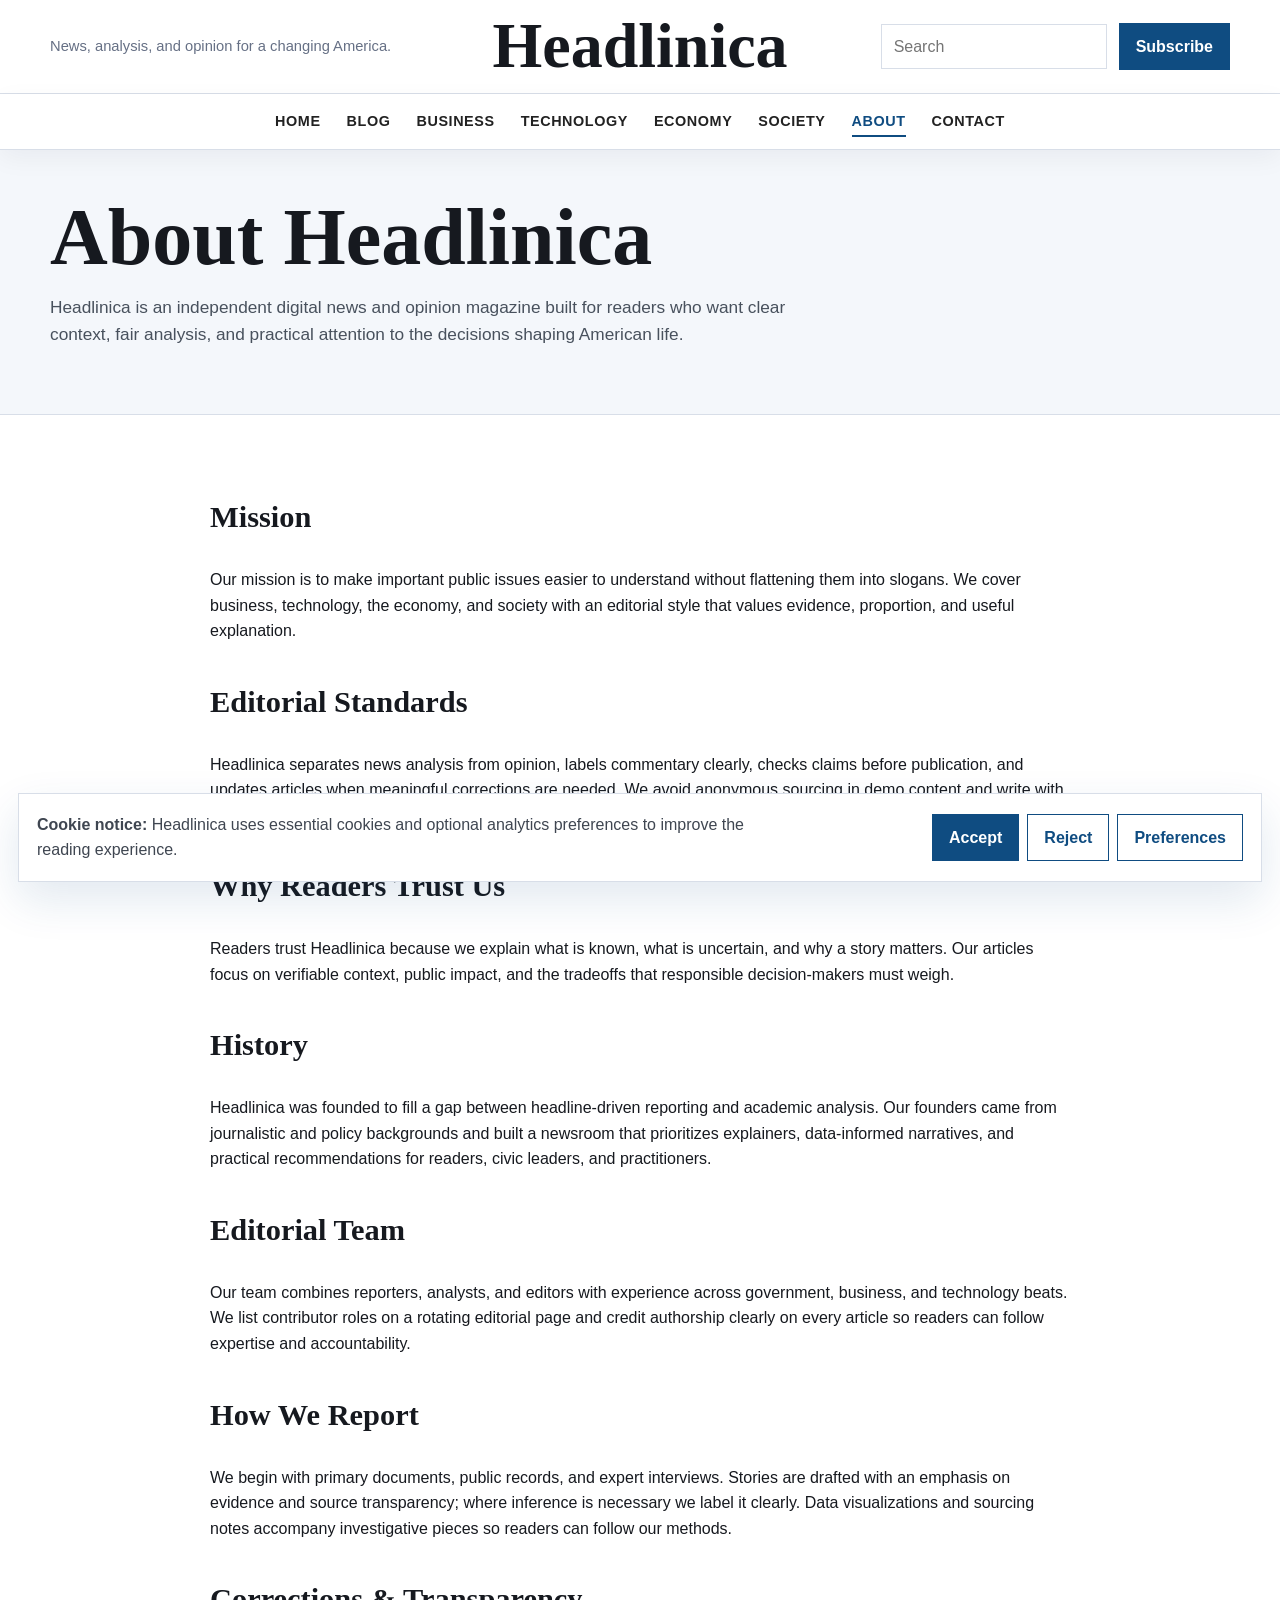
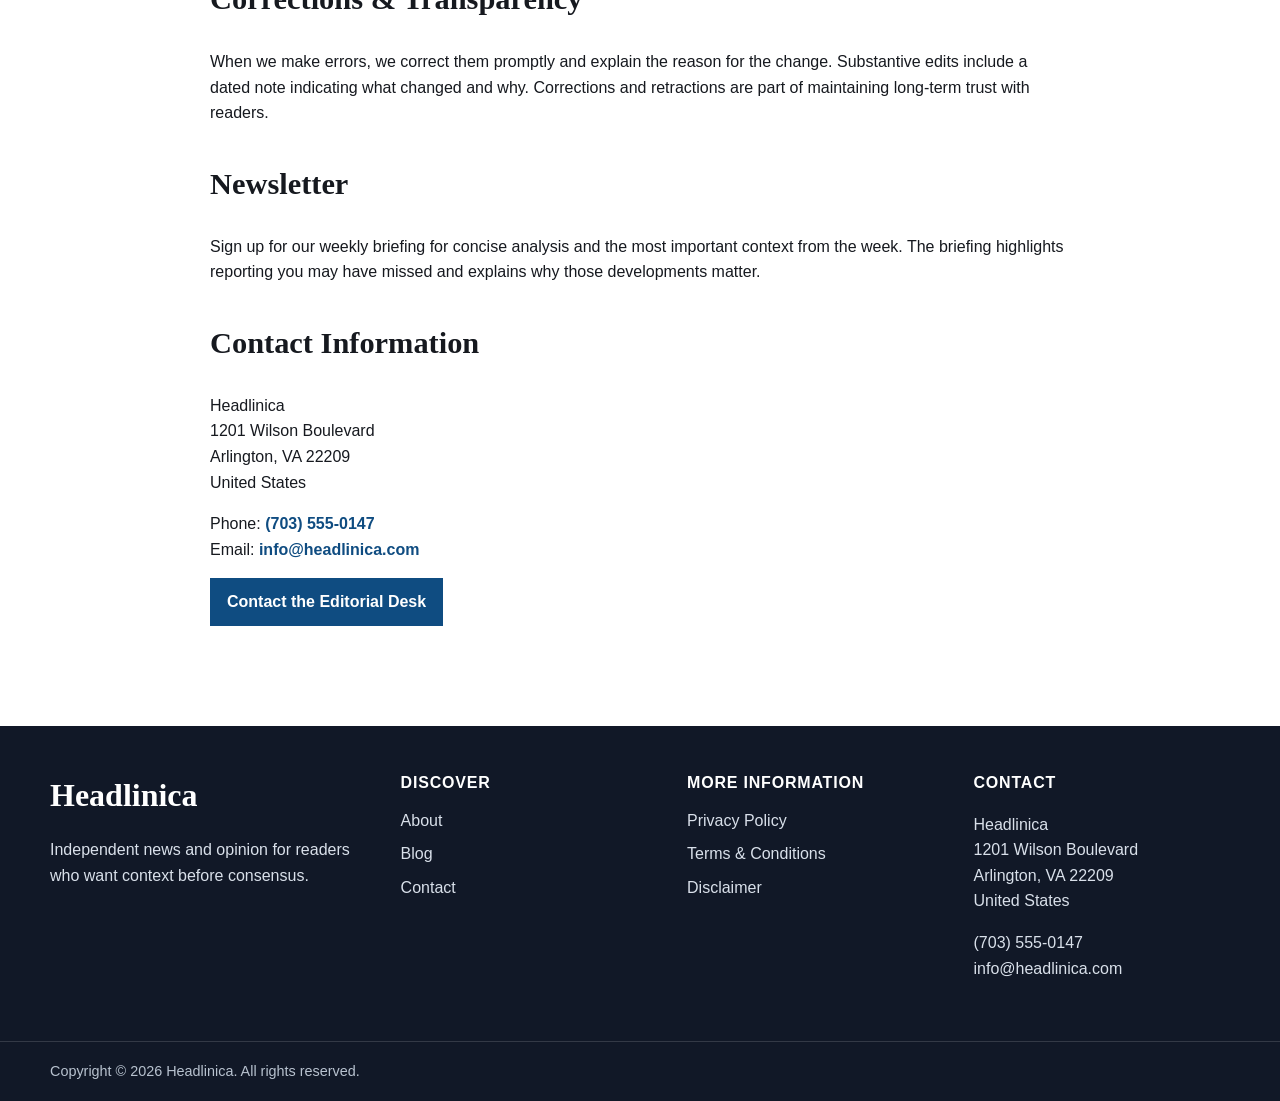
<file: about.html>
<!DOCTYPE html>
<html lang="en">
<head>
  <meta charset="UTF-8">
  <meta name="viewport" content="width=device-width, initial-scale=1.0">
  <title>About Headlinica | Independent News and Opinion</title>
  <meta name="description" content="Learn about Headlinica's mission, editorial standards, reader trust principles, and contact information.">
  <link rel="canonical" href="https://www.headlinica.com/about.html">
  <meta property="og:title" content="About Headlinica">
  <meta property="og:description" content="Headlinica's mission, standards, and reader trust principles.">
  <meta property="og:type" content="website">
  <meta property="og:url" content="https://www.headlinica.com/about.html">
  <meta property="og:image" content="https://images.unsplash.com/photo-1495020689067-958852a7765e?auto=format&fit=crop&w=1400&q=80">
  <meta name="twitter:card" content="summary_large_image">
  <meta name="twitter:title" content="About Headlinica">
  <meta name="twitter:description" content="Headlinica's mission, standards, and reader trust principles.">
  <meta name="twitter:image" content="https://images.unsplash.com/photo-1495020689067-958852a7765e?auto=format&fit=crop&w=1400&q=80">
  <link rel="stylesheet" href="css/style.css">
  <script type="application/ld+json">{"@context":"https://schema.org","@type":"AboutPage","name":"About Headlinica","url":"https://www.headlinica.com/about.html","publisher":{"@type":"Organization","name":"Headlinica","email":"info@headlinica.com"}}</script>
</head>
<body>
  <a class="skip-link" href="#main">Skip to content</a>
  <header><div class="topbar"><div class="container topbar-inner"><p class="tagline">News, analysis, and opinion for a changing America.</p><div class="brand"><a href="index.html">Headlinica</a></div><div class="top-actions"><input class="search-mini" type="search" aria-label="Search Headlinica" placeholder="Search"><button class="btn js-open-cta" type="button">Subscribe</button></div></div></div><nav class="site-nav" aria-label="Primary navigation"><div class="container nav-inner"><button class="menu-toggle" type="button" aria-expanded="false">Menu</button><ul class="nav-links"><li><a href="index.html">Home</a></li><li><a href="blog.html">Blog</a></li><li><a href="category-business.html">Business</a></li><li><a href="category-technology.html">Technology</a></li><li><a href="category-economy.html">Economy</a></li><li><a href="category-society.html">Society</a></li><li><a aria-current="page" href="about.html">About</a></li><li><a href="contact.html">Contact</a></li></ul></div></nav></header>
  <main id="main">
    <section class="page-hero"><div class="container"><h1>About Headlinica</h1><p>Headlinica is an independent digital news and opinion magazine built for readers who want clear context, fair analysis, and practical attention to the decisions shaping American life.</p></div></section>
    <section class="section"><div class="container content-block">
      <h2>Mission</h2>
      <p>Our mission is to make important public issues easier to understand without flattening them into slogans. We cover business, technology, the economy, and society with an editorial style that values evidence, proportion, and useful explanation.</p>
      <h2>Editorial Standards</h2>
      <p>Headlinica separates news analysis from opinion, labels commentary clearly, checks claims before publication, and updates articles when meaningful corrections are needed. We avoid anonymous sourcing in demo content and write with plain language wherever possible.</p>
      <h2>Why Readers Trust Us</h2>
      <p>Readers trust Headlinica because we explain what is known, what is uncertain, and why a story matters. Our articles focus on verifiable context, public impact, and the tradeoffs that responsible decision-makers must weigh.</p>
      <h2>History</h2>
      <p>Headlinica was founded to fill a gap between headline-driven reporting and academic analysis. Our founders came from journalistic and policy backgrounds and built a newsroom that prioritizes explainers, data-informed narratives, and practical recommendations for readers, civic leaders, and practitioners.</p>

      <h2>Editorial Team</h2>
      <p>Our team combines reporters, analysts, and editors with experience across government, business, and technology beats. We list contributor roles on a rotating editorial page and credit authorship clearly on every article so readers can follow expertise and accountability.</p>

      <h2>How We Report</h2>
      <p>We begin with primary documents, public records, and expert interviews. Stories are drafted with an emphasis on evidence and source transparency; where inference is necessary we label it clearly. Data visualizations and sourcing notes accompany investigative pieces so readers can follow our methods.</p>

      <h2>Corrections & Transparency</h2>
      <p>When we make errors, we correct them promptly and explain the reason for the change. Substantive edits include a dated note indicating what changed and why. Corrections and retractions are part of maintaining long-term trust with readers.</p>

      <h2>Newsletter</h2>
      <p>Sign up for our weekly briefing for concise analysis and the most important context from the week. The briefing highlights reporting you may have missed and explains why those developments matter.</p>
      <h2>Contact Information</h2>
      <p>Headlinica<br>1201 Wilson Boulevard<br>Arlington, VA 22209<br>United States</p>
      <p>Phone: <a href="tel:+17035550147">(703) 555-0147</a><br>Email: <a href="mailto:info@headlinica.com">info@headlinica.com</a></p>
      <button class="btn js-open-cta" type="button">Contact the Editorial Desk</button>
    </div></section>
  </main>
  <footer class="site-footer"><div class="container footer-grid"><div><div class="footer-brand">Headlinica</div><p>Independent news and opinion for readers who want context before consensus.</p></div><div><h3>Discover</h3><ul><li><a href="about.html">About</a></li><li><a href="blog.html">Blog</a></li><li><a href="contact.html">Contact</a></li></ul></div><div><h3>More Information</h3><ul><li><a href="privacy-policy.html">Privacy Policy</a></li><li><a href="terms-and-conditions.html">Terms & Conditions</a></li><li><a href="disclaimer.html">Disclaimer</a></li></ul></div><div><h3>Contact</h3><p>Headlinica<br>1201 Wilson Boulevard<br>Arlington, VA 22209<br>United States</p><p><a href="tel:+17035550147">(703) 555-0147</a><br><a href="mailto:info@headlinica.com">info@headlinica.com</a></p></div></div><div class="footer-bottom"><div class="container">Copyright &copy; <span data-year></span> Headlinica. All rights reserved.</div></div></footer>
  <script src="js/main.js"></script><script src="js/popup.js"></script><script src="js/cookie-consent.js"></script>
</body>
</html>
</file>
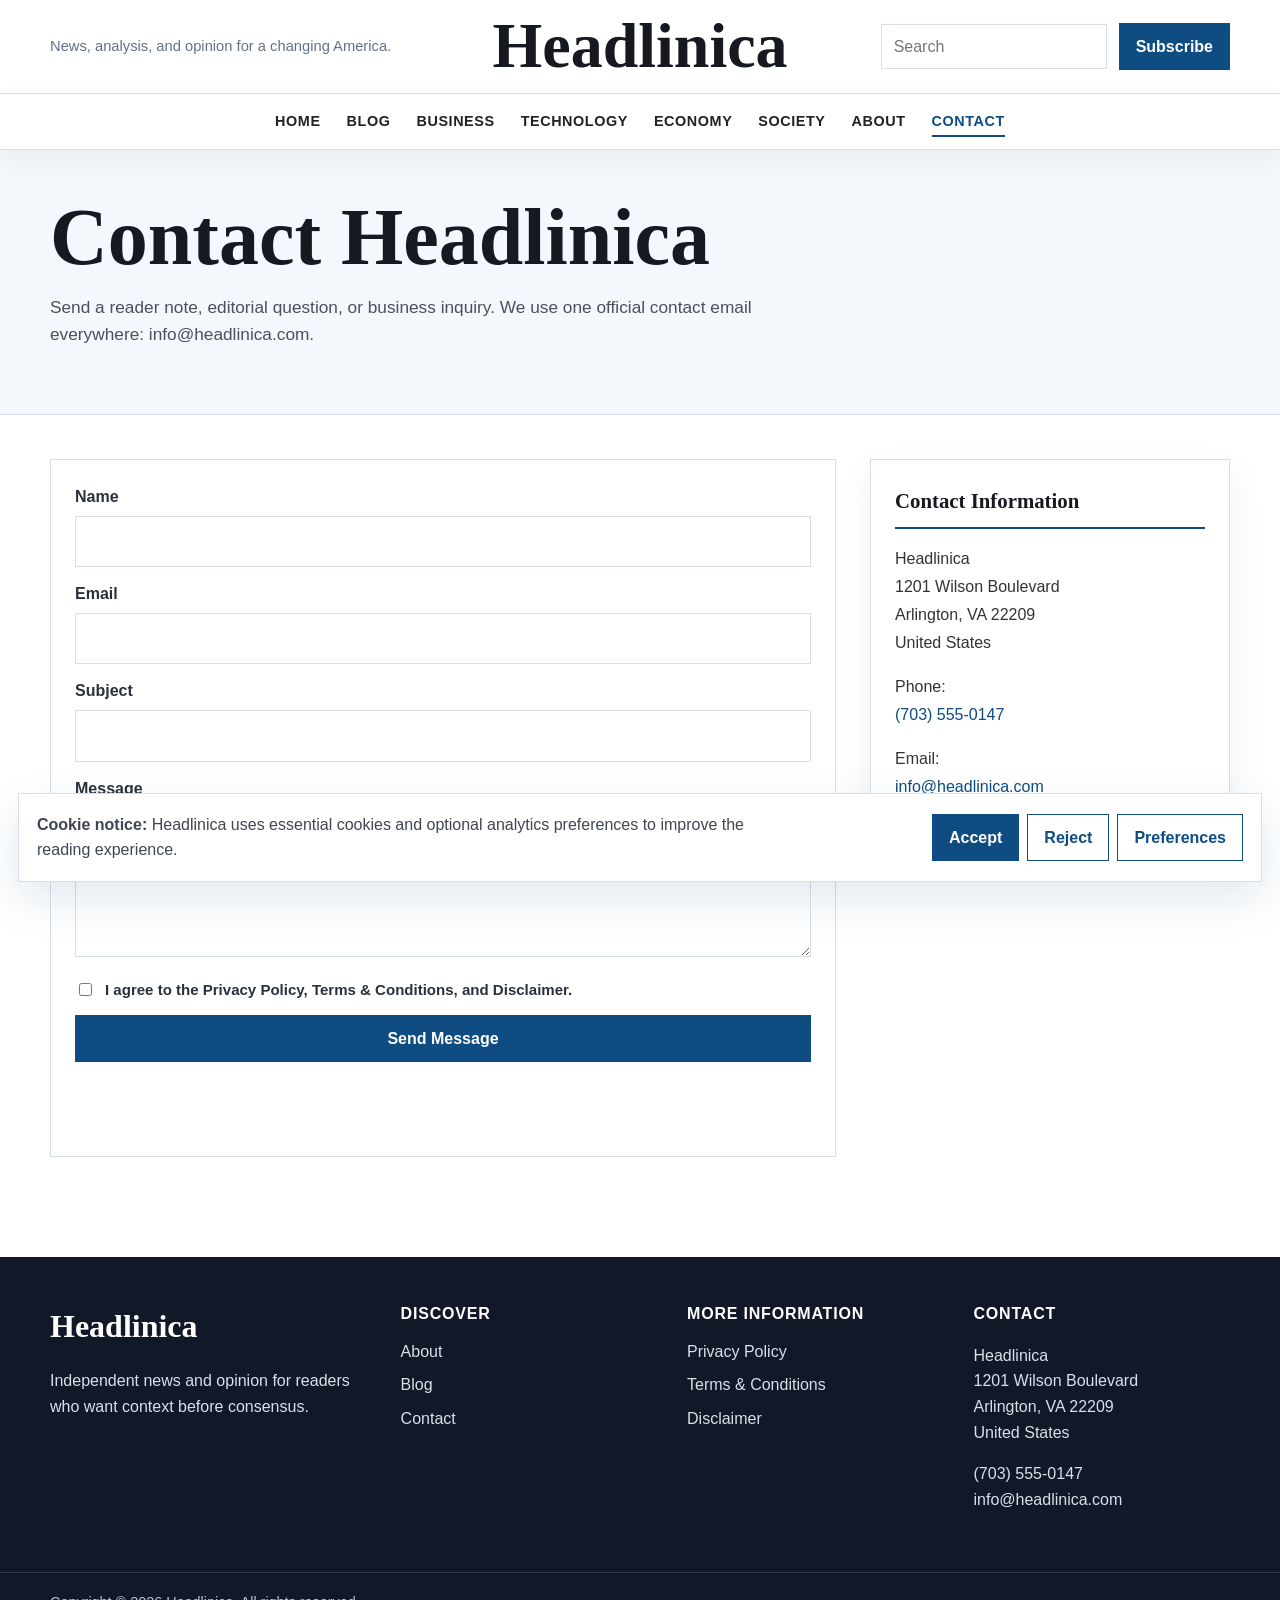
<file: contact.html>
<!DOCTYPE html>
<html lang="en">
<head>
  <meta charset="UTF-8">
  <meta name="viewport" content="width=device-width, initial-scale=1.0">
  <title>Contact Headlinica | Editorial and Reader Support</title>
  <meta name="description" content="Contact Headlinica for reader support, editorial questions, and publication inquiries.">
  <link rel="canonical" href="https://www.headlinica.com/contact.html">
  <meta property="og:title" content="Contact Headlinica">
  <meta property="og:description" content="Reach Headlinica by email, phone, mail, or contact form.">
  <meta property="og:type" content="website">
  <meta property="og:url" content="https://www.headlinica.com/contact.html">
  <meta property="og:image" content="https://images.unsplash.com/photo-1516321318423-f06f85e504b3?auto=format&fit=crop&w=1400&q=80">
  <meta name="twitter:card" content="summary_large_image">
  <meta name="twitter:title" content="Contact Headlinica">
  <meta name="twitter:description" content="Reach Headlinica by email, phone, mail, or contact form.">
  <meta name="twitter:image" content="https://images.unsplash.com/photo-1516321318423-f06f85e504b3?auto=format&fit=crop&w=1400&q=80">
  <link rel="stylesheet" href="css/style.css">
  <script type="application/ld+json">{"@context":"https://schema.org","@type":"ContactPage","name":"Contact Headlinica","url":"https://www.headlinica.com/contact.html","publisher":{"@type":"Organization","name":"Headlinica","email":"info@headlinica.com","telephone":"+1-703-555-0147","address":{"@type":"PostalAddress","streetAddress":"1201 Wilson Boulevard","addressLocality":"Arlington","addressRegion":"VA","postalCode":"22209","addressCountry":"US"}}}</script>
</head>
<body>
  <a class="skip-link" href="#main">Skip to content</a>
  <header><div class="topbar"><div class="container topbar-inner"><p class="tagline">News, analysis, and opinion for a changing America.</p><div class="brand"><a href="index.html">Headlinica</a></div><div class="top-actions"><input class="search-mini" type="search" aria-label="Search Headlinica" placeholder="Search"><button class="btn js-open-cta" type="button">Subscribe</button></div></div></div><nav class="site-nav" aria-label="Primary navigation"><div class="container nav-inner"><button class="menu-toggle" type="button" aria-expanded="false">Menu</button><ul class="nav-links"><li><a href="index.html">Home</a></li><li><a href="blog.html">Blog</a></li><li><a href="category-business.html">Business</a></li><li><a href="category-technology.html">Technology</a></li><li><a href="category-economy.html">Economy</a></li><li><a href="category-society.html">Society</a></li><li><a href="about.html">About</a></li><li><a aria-current="page" href="contact.html">Contact</a></li></ul></div></nav></header>
  <main id="main">
    <section class="page-hero"><div class="container"><h1>Contact Headlinica</h1><p>Send a reader note, editorial question, or business inquiry. We use one official contact email everywhere: info@headlinica.com.</p></div></section>
    <section class="section"><div class="container contact-grid">
      <form class="form-card form-grid" id="contact-form">
        <div class="field"><label for="name">Name</label><input id="name" name="name" type="text" autocomplete="name" required></div>
        <div class="field"><label for="email">Email</label><input id="email" name="email" type="email" autocomplete="email" required></div>
        <div class="field"><label for="subject">Subject</label><input id="subject" name="subject" type="text" required></div>
        <div class="field"><label for="message">Message</label><textarea id="message" name="message" required></textarea></div>
        <label class="checkline"><input type="checkbox" name="consent" required><span>I agree to the Privacy Policy, Terms & Conditions, and Disclaimer.</span></label>
        <button class="btn" type="submit">Send Message</button>
        <p class="form-note" aria-live="polite"></p>
      </form>
      <aside class="widget"><h3>Contact Information</h3><p>Headlinica<br>1201 Wilson Boulevard<br>Arlington, VA 22209<br>United States</p><p>Phone:<br><a href="tel:+17035550147">(703) 555-0147</a></p><p>Email:<br><a href="mailto:info@headlinica.com">info@headlinica.com</a></p></aside>
    </div></section>
  </main>
  <footer class="site-footer"><div class="container footer-grid"><div><div class="footer-brand">Headlinica</div><p>Independent news and opinion for readers who want context before consensus.</p></div><div><h3>Discover</h3><ul><li><a href="about.html">About</a></li><li><a href="blog.html">Blog</a></li><li><a href="contact.html">Contact</a></li></ul></div><div><h3>More Information</h3><ul><li><a href="privacy-policy.html">Privacy Policy</a></li><li><a href="terms-and-conditions.html">Terms & Conditions</a></li><li><a href="disclaimer.html">Disclaimer</a></li></ul></div><div><h3>Contact</h3><p>Headlinica<br>1201 Wilson Boulevard<br>Arlington, VA 22209<br>United States</p><p><a href="tel:+17035550147">(703) 555-0147</a><br><a href="mailto:info@headlinica.com">info@headlinica.com</a></p></div></div><div class="footer-bottom"><div class="container">Copyright &copy; <span data-year></span> Headlinica. All rights reserved.</div></div></footer>
  <script src="js/main.js"></script><script src="js/popup.js"></script><script src="js/cookie-consent.js"></script>
  <script>
    document.getElementById("contact-form").addEventListener("submit", function (event) {
      event.preventDefault();
      if (!this.reportValidity()) return;
      this.querySelector(".form-note").textContent = "Thank you — we received it.";
      this.reset();
    });
  </script>
</body>
</html>
</file>
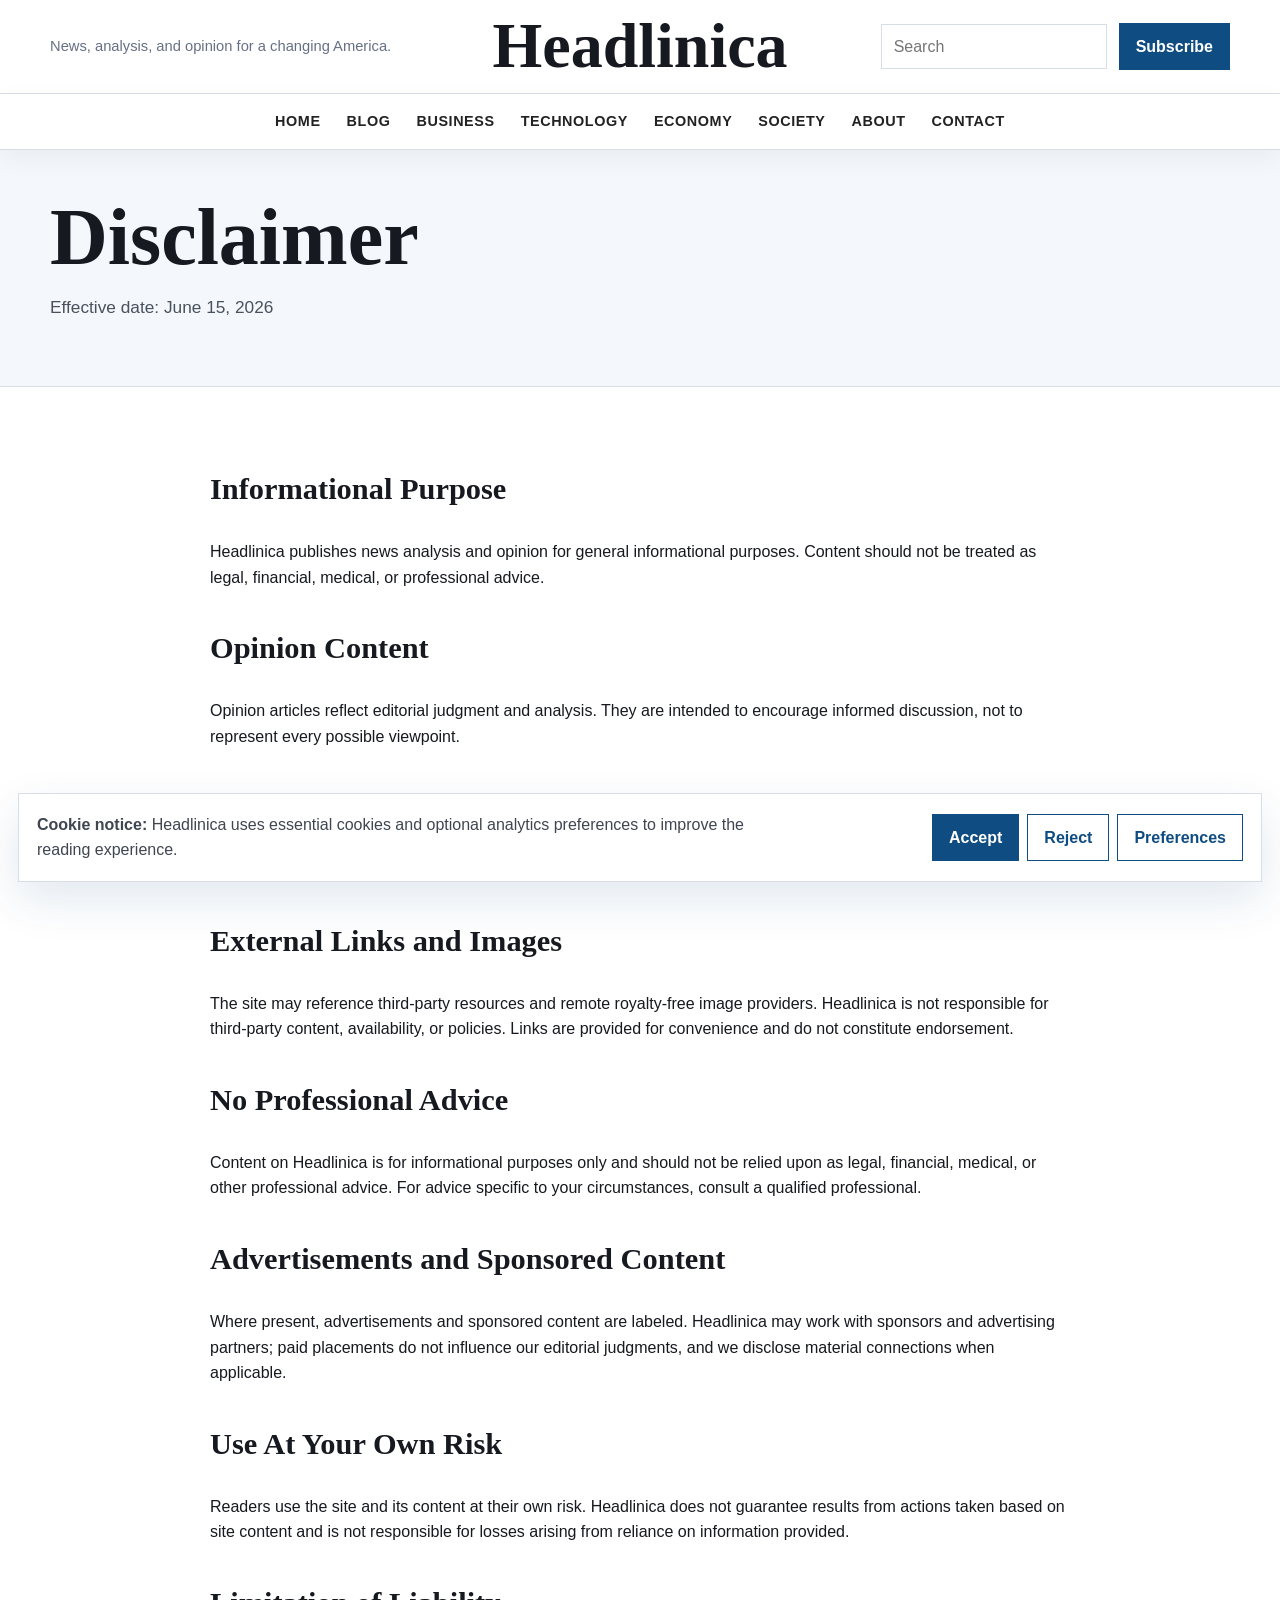
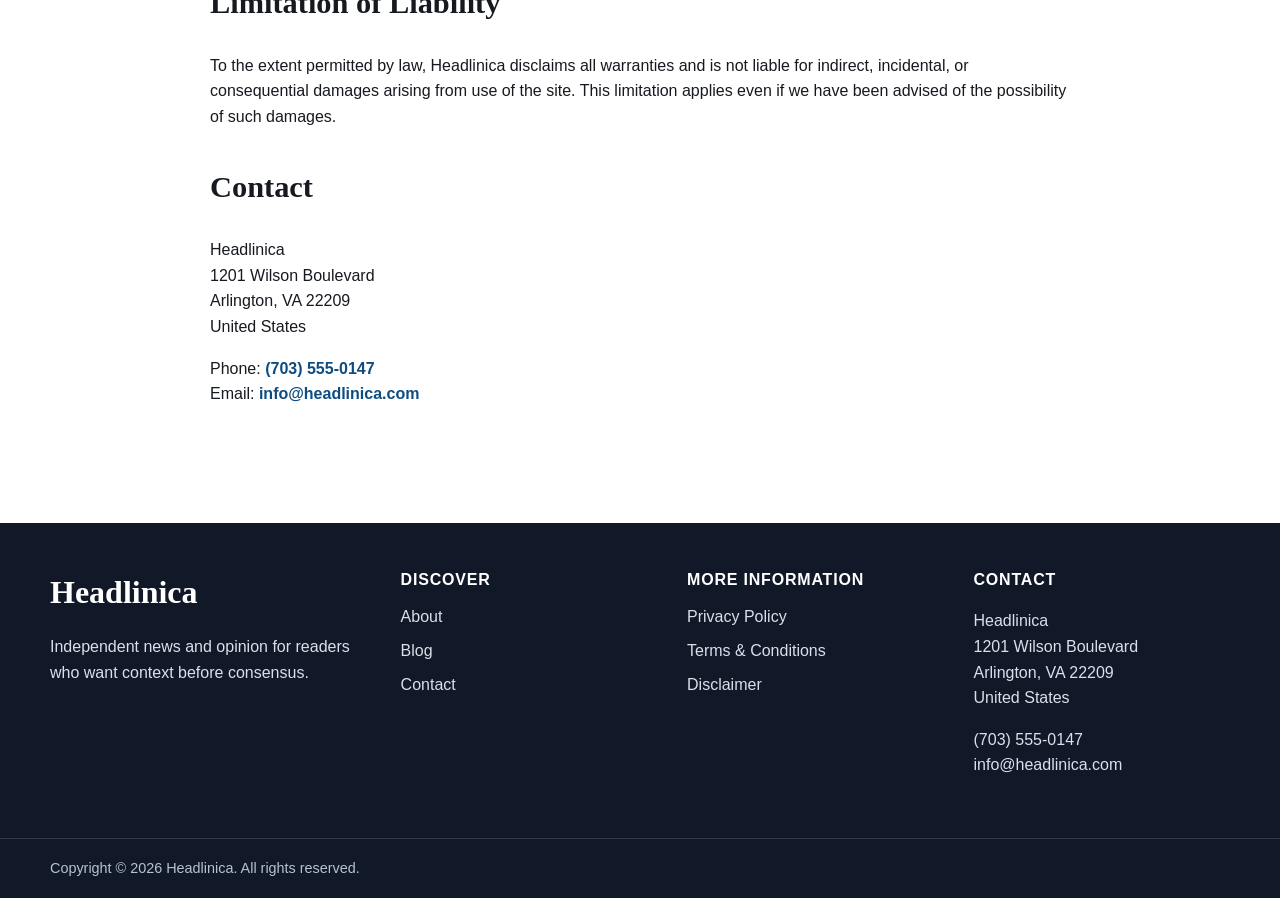
<file: disclaimer.html>
<!DOCTYPE html>
<html lang="en">
<head>
  <meta charset="UTF-8">
  <meta name="viewport" content="width=device-width, initial-scale=1.0">
  <title>Disclaimer | Headlinica</title>
  <meta name="description" content="Read the Headlinica disclaimer about editorial information, opinions, external links, and professional advice limitations.">
  <link rel="canonical" href="https://www.headlinica.com/disclaimer.html">
  <meta property="og:title" content="Disclaimer | Headlinica">
  <meta property="og:description" content="Headlinica disclaimer for editorial content, opinions, and external links.">
  <meta property="og:type" content="website">
  <meta property="og:url" content="https://www.headlinica.com/disclaimer.html">
  <meta property="og:image" content="https://images.unsplash.com/photo-1450101499163-c8848c66ca85?auto=format&fit=crop&w=1400&q=80">
  <meta name="twitter:card" content="summary_large_image">
  <meta name="twitter:title" content="Disclaimer | Headlinica">
  <meta name="twitter:description" content="Headlinica disclaimer for editorial content, opinions, and external links.">
  <meta name="twitter:image" content="https://images.unsplash.com/photo-1450101499163-c8848c66ca85?auto=format&fit=crop&w=1400&q=80">
  <link rel="stylesheet" href="css/style.css">
  <script type="application/ld+json">{"@context":"https://schema.org","@type":"WebPage","name":"Disclaimer","url":"https://www.headlinica.com/disclaimer.html","publisher":{"@type":"Organization","name":"Headlinica"}}</script>
</head>
<body>
  <a class="skip-link" href="#main">Skip to content</a>
  <header><div class="topbar"><div class="container topbar-inner"><p class="tagline">News, analysis, and opinion for a changing America.</p><div class="brand"><a href="index.html">Headlinica</a></div><div class="top-actions"><input class="search-mini" type="search" aria-label="Search Headlinica" placeholder="Search"><button class="btn js-open-cta" type="button">Subscribe</button></div></div></div><nav class="site-nav" aria-label="Primary navigation"><div class="container nav-inner"><button class="menu-toggle" type="button" aria-expanded="false">Menu</button><ul class="nav-links"><li><a href="index.html">Home</a></li><li><a href="blog.html">Blog</a></li><li><a href="category-business.html">Business</a></li><li><a href="category-technology.html">Technology</a></li><li><a href="category-economy.html">Economy</a></li><li><a href="category-society.html">Society</a></li><li><a href="about.html">About</a></li><li><a href="contact.html">Contact</a></li></ul></div></nav></header>
  <main id="main"><section class="page-hero"><div class="container"><h1>Disclaimer</h1><p>Effective date: June 15, 2026</p></div></section><section class="section"><div class="container content-block">
    <h2>Informational Purpose</h2><p>Headlinica publishes news analysis and opinion for general informational purposes. Content should not be treated as legal, financial, medical, or professional advice.</p>
    <h2>Opinion Content</h2><p>Opinion articles reflect editorial judgment and analysis. They are intended to encourage informed discussion, not to represent every possible viewpoint.</p>
    <h2>Accuracy and Updates</h2><p>We aim for accuracy and clarity. If an error is identified, we may update, correct, or clarify content.</p>
    <h2>External Links and Images</h2>
    <p>The site may reference third-party resources and remote royalty-free image providers. Headlinica is not responsible for third-party content, availability, or policies. Links are provided for convenience and do not constitute endorsement.</p>

    <h2>No Professional Advice</h2>
    <p>Content on Headlinica is for informational purposes only and should not be relied upon as legal, financial, medical, or other professional advice. For advice specific to your circumstances, consult a qualified professional.</p>

    <h2>Advertisements and Sponsored Content</h2>
    <p>Where present, advertisements and sponsored content are labeled. Headlinica may work with sponsors and advertising partners; paid placements do not influence our editorial judgments, and we disclose material connections when applicable.</p>

    <h2>Use At Your Own Risk</h2>
    <p>Readers use the site and its content at their own risk. Headlinica does not guarantee results from actions taken based on site content and is not responsible for losses arising from reliance on information provided.</p>

    <h2>Limitation of Liability</h2>
    <p>To the extent permitted by law, Headlinica disclaims all warranties and is not liable for indirect, incidental, or consequential damages arising from use of the site. This limitation applies even if we have been advised of the possibility of such damages.</p>

    <h2>Contact</h2>
    <p>Headlinica<br>1201 Wilson Boulevard<br>Arlington, VA 22209<br>United States</p>
    <p>Phone: <a href="tel:+17035550147">(703) 555-0147</a><br>Email: <a href="mailto:info@headlinica.com">info@headlinica.com</a></p>
  </div></section></main>
  <footer class="site-footer"><div class="container footer-grid"><div><div class="footer-brand">Headlinica</div><p>Independent news and opinion for readers who want context before consensus.</p></div><div><h3>Discover</h3><ul><li><a href="about.html">About</a></li><li><a href="blog.html">Blog</a></li><li><a href="contact.html">Contact</a></li></ul></div><div><h3>More Information</h3><ul><li><a href="privacy-policy.html">Privacy Policy</a></li><li><a href="terms-and-conditions.html">Terms & Conditions</a></li><li><a href="disclaimer.html">Disclaimer</a></li></ul></div><div><h3>Contact</h3><p>Headlinica<br>1201 Wilson Boulevard<br>Arlington, VA 22209<br>United States</p><p><a href="tel:+17035550147">(703) 555-0147</a><br><a href="mailto:info@headlinica.com">info@headlinica.com</a></p></div></div><div class="footer-bottom"><div class="container">Copyright &copy; <span data-year></span> Headlinica. All rights reserved.</div></div></footer>
  <script src="js/main.js"></script><script src="js/popup.js"></script><script src="js/cookie-consent.js"></script>
</body>
</html>
</file>
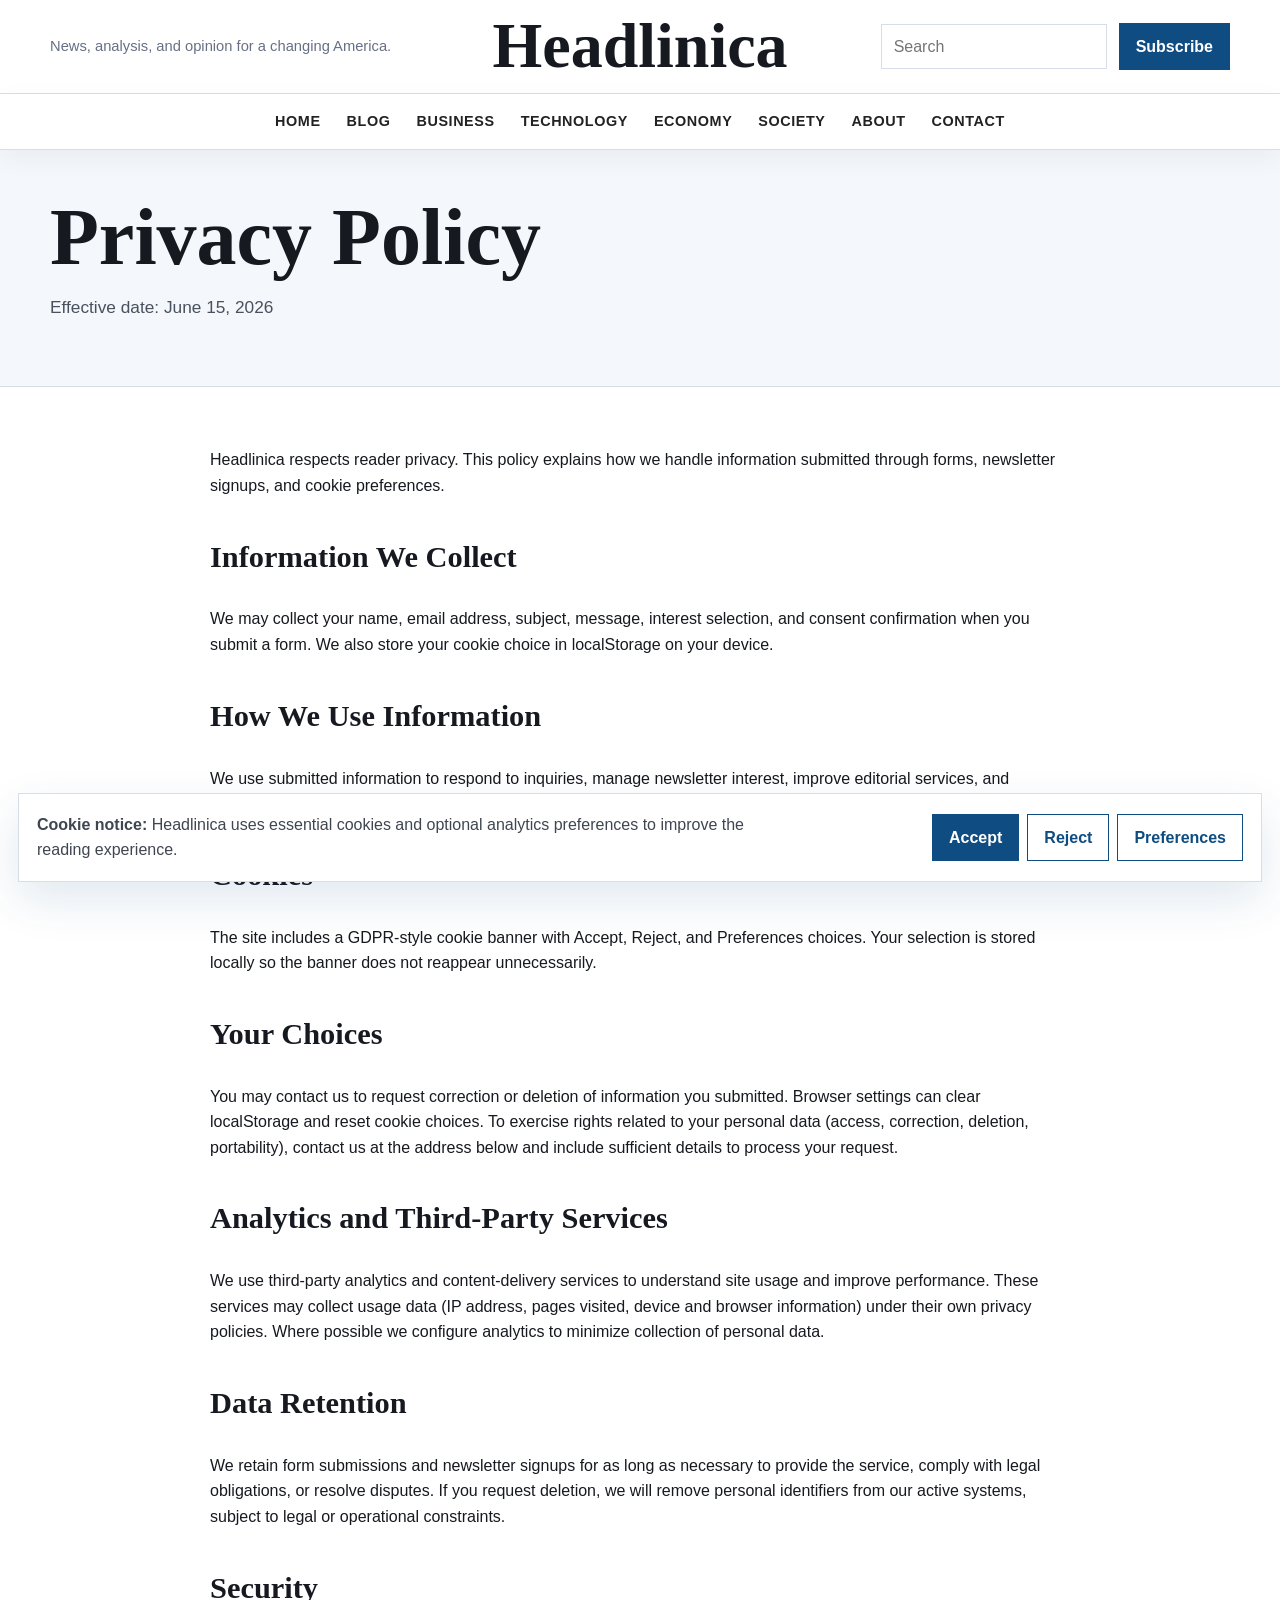
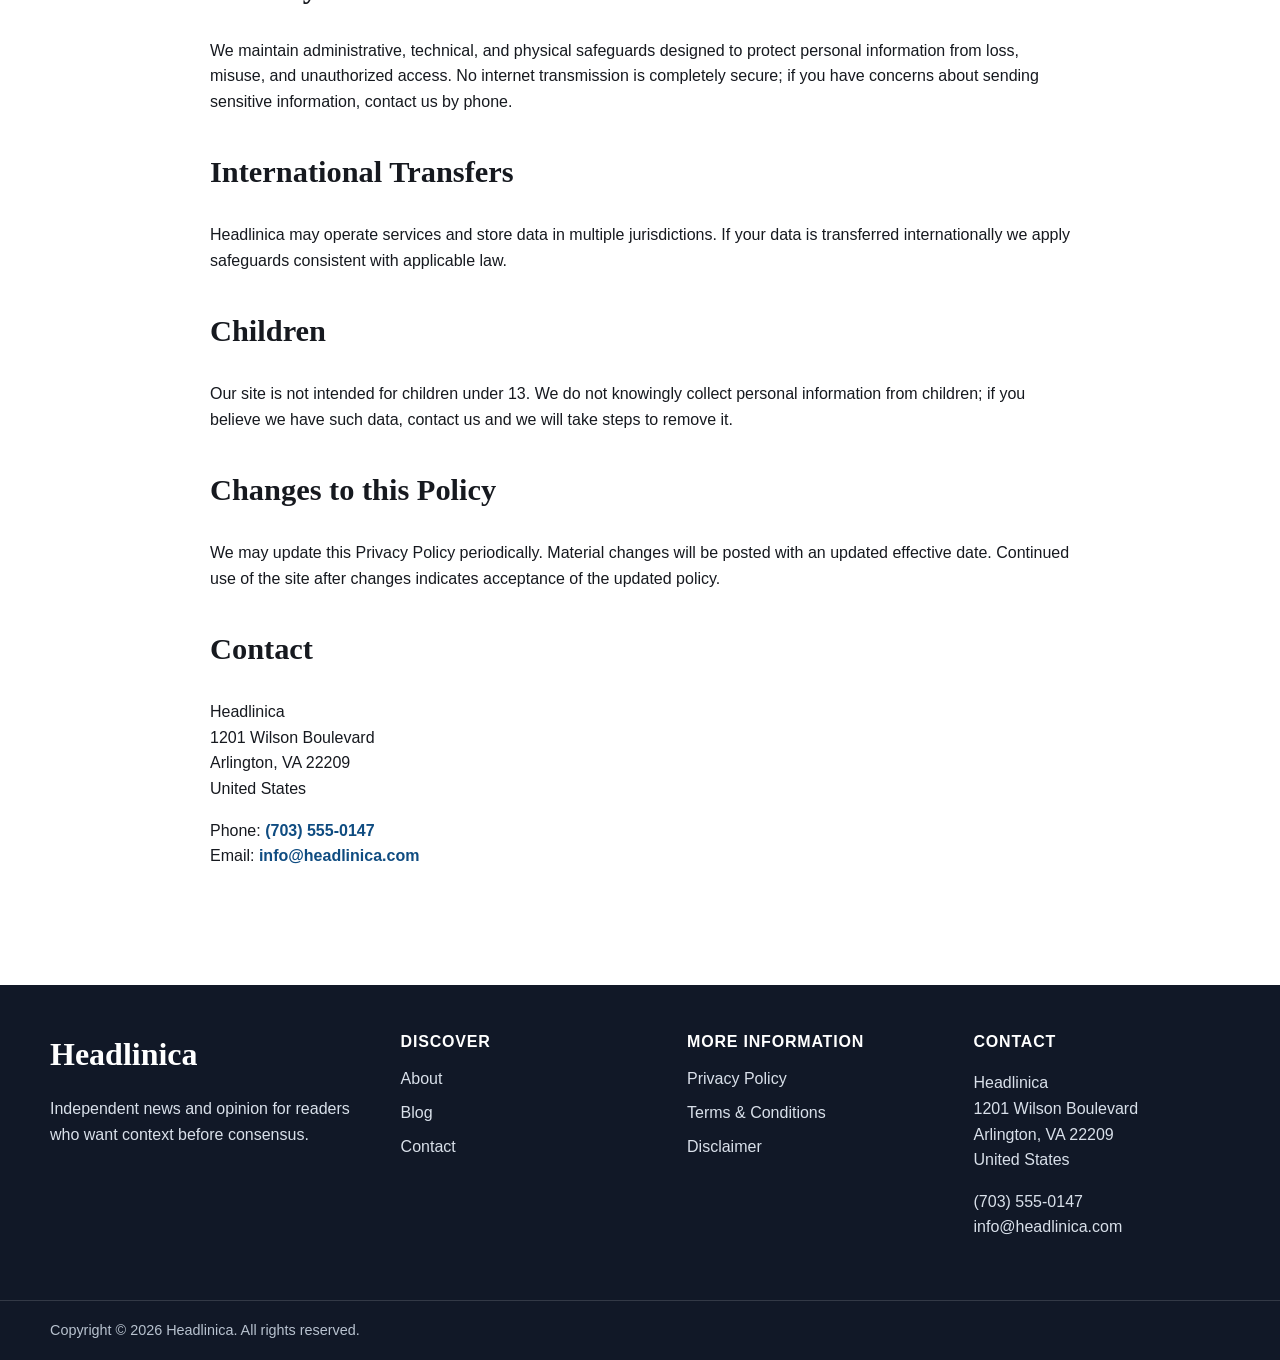
<file: privacy-policy.html>
<!DOCTYPE html>
<html lang="en">
<head>
  <meta charset="UTF-8">
  <meta name="viewport" content="width=device-width, initial-scale=1.0">
  <title>Privacy Policy | Headlinica</title>
  <meta name="description" content="Read the Headlinica Privacy Policy, including information about data collection, cookies, contact forms, and reader choices.">
  <link rel="canonical" href="https://www.headlinica.com/privacy-policy.html">
  <meta property="og:title" content="Privacy Policy | Headlinica">
  <meta property="og:description" content="How Headlinica handles reader privacy, contact data, and cookie choices.">
  <meta property="og:type" content="website">
  <meta property="og:url" content="https://www.headlinica.com/privacy-policy.html">
  <meta property="og:image" content="https://images.unsplash.com/photo-1450101499163-c8848c66ca85?auto=format&fit=crop&w=1400&q=80">
  <meta name="twitter:card" content="summary_large_image">
  <meta name="twitter:title" content="Privacy Policy | Headlinica">
  <meta name="twitter:description" content="How Headlinica handles reader privacy, contact data, and cookie choices.">
  <meta name="twitter:image" content="https://images.unsplash.com/photo-1450101499163-c8848c66ca85?auto=format&fit=crop&w=1400&q=80">
  <link rel="stylesheet" href="css/style.css">
  <script type="application/ld+json">{"@context":"https://schema.org","@type":"WebPage","name":"Privacy Policy","url":"https://www.headlinica.com/privacy-policy.html","publisher":{"@type":"Organization","name":"Headlinica","email":"info@headlinica.com"}}</script>
</head>
<body>
  <a class="skip-link" href="#main">Skip to content</a>
  <header><div class="topbar"><div class="container topbar-inner"><p class="tagline">News, analysis, and opinion for a changing America.</p><div class="brand"><a href="index.html">Headlinica</a></div><div class="top-actions"><input class="search-mini" type="search" aria-label="Search Headlinica" placeholder="Search"><button class="btn js-open-cta" type="button">Subscribe</button></div></div></div><nav class="site-nav" aria-label="Primary navigation"><div class="container nav-inner"><button class="menu-toggle" type="button" aria-expanded="false">Menu</button><ul class="nav-links"><li><a href="index.html">Home</a></li><li><a href="blog.html">Blog</a></li><li><a href="category-business.html">Business</a></li><li><a href="category-technology.html">Technology</a></li><li><a href="category-economy.html">Economy</a></li><li><a href="category-society.html">Society</a></li><li><a href="about.html">About</a></li><li><a href="contact.html">Contact</a></li></ul></div></nav></header>
  <main id="main"><section class="page-hero"><div class="container"><h1>Privacy Policy</h1><p>Effective date: June 15, 2026</p></div></section><section class="section"><div class="container content-block">
    <p>Headlinica respects reader privacy. This policy explains how we handle information submitted through forms, newsletter signups, and cookie preferences.</p>
    <h2>Information We Collect</h2><p>We may collect your name, email address, subject, message, interest selection, and consent confirmation when you submit a form. We also store your cookie choice in localStorage on your device.</p>
    <h2>How We Use Information</h2><p>We use submitted information to respond to inquiries, manage newsletter interest, improve editorial services, and maintain site security. We do not sell personal information.</p>
    <h2>Cookies</h2><p>The site includes a GDPR-style cookie banner with Accept, Reject, and Preferences choices. Your selection is stored locally so the banner does not reappear unnecessarily.</p>
    <h2>Your Choices</h2>
    <p>You may contact us to request correction or deletion of information you submitted. Browser settings can clear localStorage and reset cookie choices. To exercise rights related to your personal data (access, correction, deletion, portability), contact us at the address below and include sufficient details to process your request.</p>

    <h2>Analytics and Third-Party Services</h2>
    <p>We use third-party analytics and content-delivery services to understand site usage and improve performance. These services may collect usage data (IP address, pages visited, device and browser information) under their own privacy policies. Where possible we configure analytics to minimize collection of personal data.</p>

    <h2>Data Retention</h2>
    <p>We retain form submissions and newsletter signups for as long as necessary to provide the service, comply with legal obligations, or resolve disputes. If you request deletion, we will remove personal identifiers from our active systems, subject to legal or operational constraints.</p>

    <h2>Security</h2>
    <p>We maintain administrative, technical, and physical safeguards designed to protect personal information from loss, misuse, and unauthorized access. No internet transmission is completely secure; if you have concerns about sending sensitive information, contact us by phone.</p>

    <h2>International Transfers</h2>
    <p>Headlinica may operate services and store data in multiple jurisdictions. If your data is transferred internationally we apply safeguards consistent with applicable law.</p>

    <h2>Children</h2>
    <p>Our site is not intended for children under 13. We do not knowingly collect personal information from children; if you believe we have such data, contact us and we will take steps to remove it.</p>

    <h2>Changes to this Policy</h2>
    <p>We may update this Privacy Policy periodically. Material changes will be posted with an updated effective date. Continued use of the site after changes indicates acceptance of the updated policy.</p>

    <h2>Contact</h2>
    <p>Headlinica<br>1201 Wilson Boulevard<br>Arlington, VA 22209<br>United States</p>
    <p>Phone: <a href="tel:+17035550147">(703) 555-0147</a><br>Email: <a href="mailto:info@headlinica.com">info@headlinica.com</a></p>
  </div></section></main>
  <footer class="site-footer"><div class="container footer-grid"><div><div class="footer-brand">Headlinica</div><p>Independent news and opinion for readers who want context before consensus.</p></div><div><h3>Discover</h3><ul><li><a href="about.html">About</a></li><li><a href="blog.html">Blog</a></li><li><a href="contact.html">Contact</a></li></ul></div><div><h3>More Information</h3><ul><li><a href="privacy-policy.html">Privacy Policy</a></li><li><a href="terms-and-conditions.html">Terms & Conditions</a></li><li><a href="disclaimer.html">Disclaimer</a></li></ul></div><div><h3>Contact</h3><p>Headlinica<br>1201 Wilson Boulevard<br>Arlington, VA 22209<br>United States</p><p><a href="tel:+17035550147">(703) 555-0147</a><br><a href="mailto:info@headlinica.com">info@headlinica.com</a></p></div></div><div class="footer-bottom"><div class="container">Copyright &copy; <span data-year></span> Headlinica. All rights reserved.</div></div></footer>
  <script src="js/main.js"></script><script src="js/popup.js"></script><script src="js/cookie-consent.js"></script>
</body>
</html>
</file>
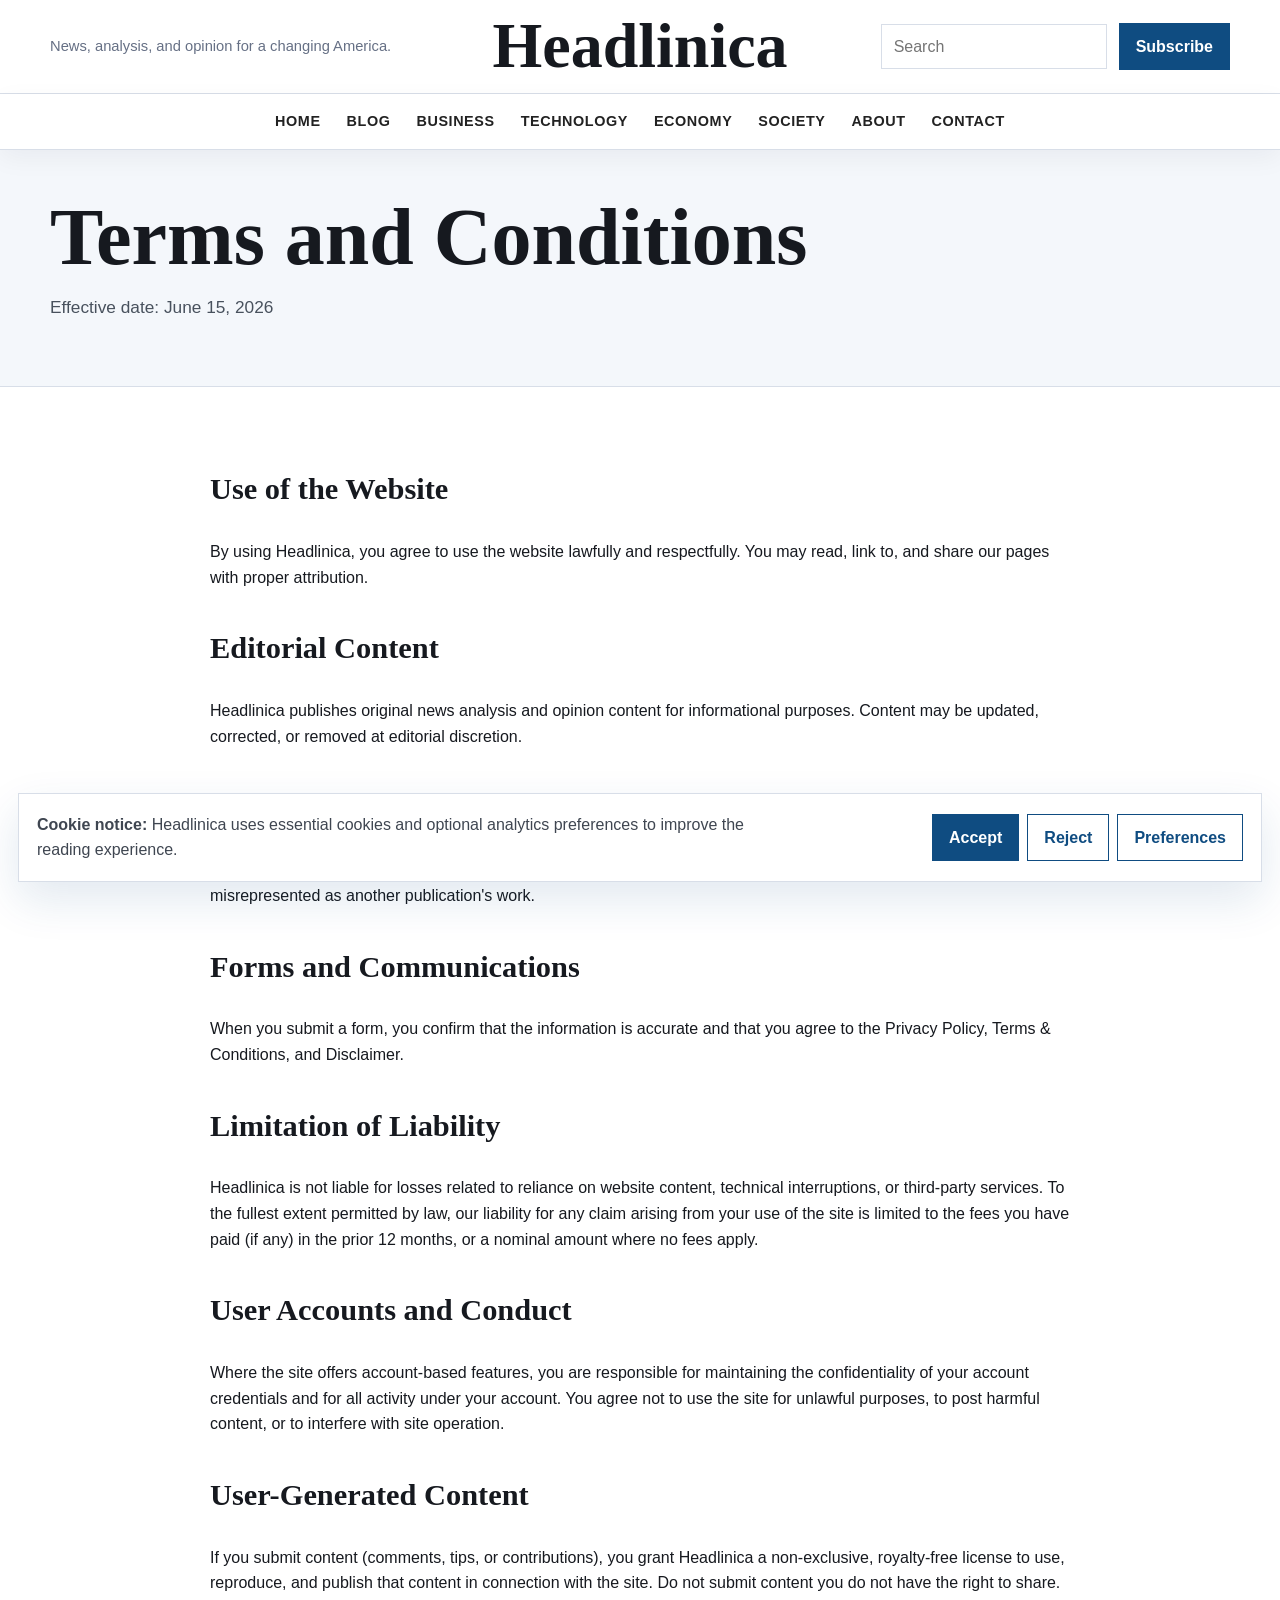
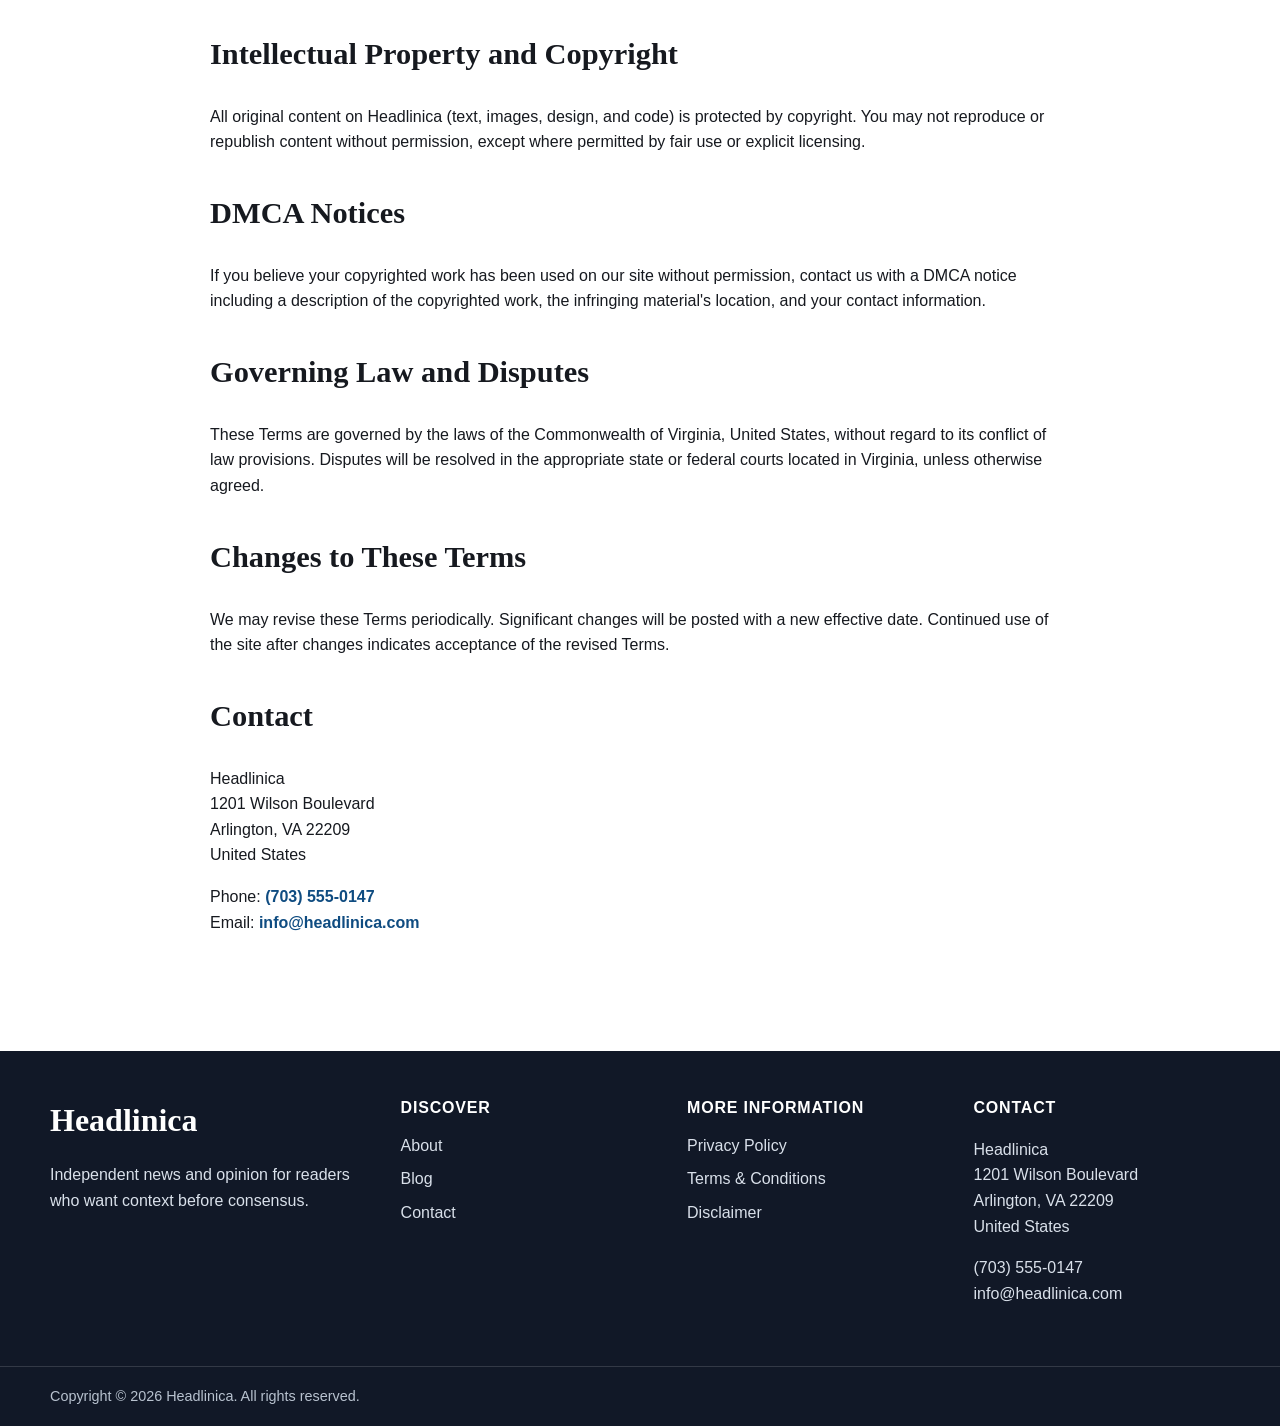
<file: terms-and-conditions.html>
<!DOCTYPE html>
<html lang="en">
<head>
  <meta charset="UTF-8">
  <meta name="viewport" content="width=device-width, initial-scale=1.0">
  <title>Terms and Conditions | Headlinica</title>
  <meta name="description" content="Review the Headlinica Terms and Conditions for using this independent news and opinion website.">
  <link rel="canonical" href="https://www.headlinica.com/terms-and-conditions.html">
  <meta property="og:title" content="Terms and Conditions | Headlinica">
  <meta property="og:description" content="Terms for using Headlinica content, forms, and website features.">
  <meta property="og:type" content="website">
  <meta property="og:url" content="https://www.headlinica.com/terms-and-conditions.html">
  <meta property="og:image" content="https://images.unsplash.com/photo-1450101499163-c8848c66ca85?auto=format&fit=crop&w=1400&q=80">
  <meta name="twitter:card" content="summary_large_image">
  <meta name="twitter:title" content="Terms and Conditions | Headlinica">
  <meta name="twitter:description" content="Terms for using Headlinica content, forms, and website features.">
  <meta name="twitter:image" content="https://images.unsplash.com/photo-1450101499163-c8848c66ca85?auto=format&fit=crop&w=1400&q=80">
  <link rel="stylesheet" href="css/style.css">
  <script type="application/ld+json">{"@context":"https://schema.org","@type":"WebPage","name":"Terms and Conditions","url":"https://www.headlinica.com/terms-and-conditions.html","publisher":{"@type":"Organization","name":"Headlinica"}}</script>
</head>
<body>
  <a class="skip-link" href="#main">Skip to content</a>
  <header><div class="topbar"><div class="container topbar-inner"><p class="tagline">News, analysis, and opinion for a changing America.</p><div class="brand"><a href="index.html">Headlinica</a></div><div class="top-actions"><input class="search-mini" type="search" aria-label="Search Headlinica" placeholder="Search"><button class="btn js-open-cta" type="button">Subscribe</button></div></div></div><nav class="site-nav" aria-label="Primary navigation"><div class="container nav-inner"><button class="menu-toggle" type="button" aria-expanded="false">Menu</button><ul class="nav-links"><li><a href="index.html">Home</a></li><li><a href="blog.html">Blog</a></li><li><a href="category-business.html">Business</a></li><li><a href="category-technology.html">Technology</a></li><li><a href="category-economy.html">Economy</a></li><li><a href="category-society.html">Society</a></li><li><a href="about.html">About</a></li><li><a href="contact.html">Contact</a></li></ul></div></nav></header>
  <main id="main"><section class="page-hero"><div class="container"><h1>Terms and Conditions</h1><p>Effective date: June 15, 2026</p></div></section><section class="section"><div class="container content-block">
    <h2>Use of the Website</h2><p>By using Headlinica, you agree to use the website lawfully and respectfully. You may read, link to, and share our pages with proper attribution.</p>
    <h2>Editorial Content</h2><p>Headlinica publishes original news analysis and opinion content for informational purposes. Content may be updated, corrected, or removed at editorial discretion.</p>
    <h2>Intellectual Property</h2><p>The Headlinica name, design, original text, and site code are provided for this website project and may not be misrepresented as another publication's work.</p>
    <h2>Forms and Communications</h2><p>When you submit a form, you confirm that the information is accurate and that you agree to the Privacy Policy, Terms & Conditions, and Disclaimer.</p>
    <h2>Limitation of Liability</h2>
    <p>Headlinica is not liable for losses related to reliance on website content, technical interruptions, or third-party services. To the fullest extent permitted by law, our liability for any claim arising from your use of the site is limited to the fees you have paid (if any) in the prior 12 months, or a nominal amount where no fees apply.</p>

    <h2>User Accounts and Conduct</h2>
    <p>Where the site offers account-based features, you are responsible for maintaining the confidentiality of your account credentials and for all activity under your account. You agree not to use the site for unlawful purposes, to post harmful content, or to interfere with site operation.</p>

    <h2>User-Generated Content</h2>
    <p>If you submit content (comments, tips, or contributions), you grant Headlinica a non-exclusive, royalty-free license to use, reproduce, and publish that content in connection with the site. Do not submit content you do not have the right to share.</p>

    <h2>Intellectual Property and Copyright</h2>
    <p>All original content on Headlinica (text, images, design, and code) is protected by copyright. You may not reproduce or republish content without permission, except where permitted by fair use or explicit licensing.</p>

    <h2>DMCA Notices</h2>
    <p>If you believe your copyrighted work has been used on our site without permission, contact us with a DMCA notice including a description of the copyrighted work, the infringing material's location, and your contact information.</p>

    <h2>Governing Law and Disputes</h2>
    <p>These Terms are governed by the laws of the Commonwealth of Virginia, United States, without regard to its conflict of law provisions. Disputes will be resolved in the appropriate state or federal courts located in Virginia, unless otherwise agreed.</p>

    <h2>Changes to These Terms</h2>
    <p>We may revise these Terms periodically. Significant changes will be posted with a new effective date. Continued use of the site after changes indicates acceptance of the revised Terms.</p>

    <h2>Contact</h2>
    <p>Headlinica<br>1201 Wilson Boulevard<br>Arlington, VA 22209<br>United States</p>
    <p>Phone: <a href="tel:+17035550147">(703) 555-0147</a><br>Email: <a href="mailto:info@headlinica.com">info@headlinica.com</a></p>
  </div></section></main>
  <footer class="site-footer"><div class="container footer-grid"><div><div class="footer-brand">Headlinica</div><p>Independent news and opinion for readers who want context before consensus.</p></div><div><h3>Discover</h3><ul><li><a href="about.html">About</a></li><li><a href="blog.html">Blog</a></li><li><a href="contact.html">Contact</a></li></ul></div><div><h3>More Information</h3><ul><li><a href="privacy-policy.html">Privacy Policy</a></li><li><a href="terms-and-conditions.html">Terms & Conditions</a></li><li><a href="disclaimer.html">Disclaimer</a></li></ul></div><div><h3>Contact</h3><p>Headlinica<br>1201 Wilson Boulevard<br>Arlington, VA 22209<br>United States</p><p><a href="tel:+17035550147">(703) 555-0147</a><br><a href="mailto:info@headlinica.com">info@headlinica.com</a></p></div></div><div class="footer-bottom"><div class="container">Copyright &copy; <span data-year></span> Headlinica. All rights reserved.</div></div></footer>
  <script src="js/main.js"></script><script src="js/popup.js"></script><script src="js/cookie-consent.js"></script>
</body>
</html>
</file>
<file: css/style.css>
:root {
  --blue: #0f4c81;
  --blue-dark: #09385f;
  --ink: #16191f;
  --muted: #667085;
  --line: #d8dee8;
  --soft: #f4f7fb;
  --gold: #c8902f;
  --green: #24715d;
  --max: 1180px;
  --shadow: 0 18px 45px rgba(15, 76, 129, .12);
}

* {
  box-sizing: border-box;
}

html {
  scroll-behavior: smooth;
}

body {
  margin: 0;
  background: #fff;
  color: var(--ink);
  font-family: Arial, Helvetica, sans-serif;
  line-height: 1.6;
}

img {
  display: block;
  max-width: 100%;
}

a {
  color: inherit;
  text-decoration: none;
}

a:hover,
a:focus {
  color: var(--blue);
}

button,
input,
textarea,
select {
  font: inherit;
}

.skip-link {
  position: absolute;
  left: -999px;
  top: 10px;
  z-index: 999;
  background: var(--blue);
  color: #fff;
  padding: 10px 14px;
}

.skip-link:focus {
  left: 10px;
}

.container {
  width: min(var(--max), calc(100% - 32px));
  margin: 0 auto;
}

.topbar {
  border-bottom: 1px solid var(--line);
  background: #fff;
}

.topbar-inner {
  display: grid;
  grid-template-columns: 1fr auto 1fr;
  gap: 18px;
  align-items: center;
  padding: 16px 0;
}

.tagline {
  color: var(--muted);
  font-size: .92rem;
}

.brand {
  text-align: center;
}

.brand a {
  display: inline-block;
  font-family: Georgia, "Times New Roman", serif;
  font-size: clamp(2rem, 5vw, 4rem);
  font-weight: 900;
  letter-spacing: 0;
  line-height: .95;
  color: var(--ink);
}

.brand span {
  color: var(--blue);
}

.top-actions {
  display: flex;
  justify-content: flex-end;
  align-items: center;
  gap: 12px;
}

.search-mini {
  border: 1px solid var(--line);
  padding: 9px 12px;
  min-width: 180px;
}

.btn {
  display: inline-flex;
  align-items: center;
  justify-content: center;
  gap: 8px;
  border: 1px solid var(--blue);
  background: var(--blue);
  color: #fff;
  min-height: 42px;
  padding: 10px 16px;
  cursor: pointer;
  font-weight: 700;
  transition: background .2s ease, color .2s ease, border-color .2s ease;
}

.btn:hover,
.btn:focus {
  background: var(--blue-dark);
  border-color: var(--blue-dark);
  color: #fff;
}

.btn.secondary {
  background: #fff;
  color: var(--blue);
}

.btn.secondary:hover,
.btn.secondary:focus {
  background: var(--soft);
  color: var(--blue-dark);
}

.site-nav {
  position: sticky;
  top: 0;
  z-index: 50;
  background: #fff;
  border-bottom: 1px solid var(--line);
  box-shadow: 0 8px 26px rgba(17, 24, 39, .05);
}

.nav-inner {
  display: flex;
  align-items: center;
  justify-content: center;
  min-height: 54px;
}

.menu-toggle {
  display: none;
  border: 1px solid var(--line);
  background: #fff;
  padding: 8px 10px;
  font-weight: 700;
}

.nav-links {
  display: flex;
  flex-wrap: wrap;
  justify-content: center;
  gap: 4px 26px;
  margin: 0;
  padding: 0;
  list-style: none;
}

.nav-links a {
  display: block;
  padding: 16px 0;
  color: #222;
  font-weight: 800;
  font-size: .9rem;
  text-transform: uppercase;
  letter-spacing: .04em;
}

.nav-links a[aria-current="page"] {
  color: var(--blue);
}

.section {
  padding: 44px 0;
}

.section-tight {
  padding: 28px 0;
}

.section-title {
  display: flex;
  align-items: end;
  justify-content: space-between;
  gap: 18px;
  margin-bottom: 22px;
  border-bottom: 3px solid var(--ink);
}

.section-title h2,
.section-title h1 {
  margin: 0;
  padding-bottom: 8px;
  font-family: Georgia, "Times New Roman", serif;
  font-size: clamp(1.7rem, 4vw, 2.6rem);
  line-height: 1.08;
}

.section-title p {
  margin: 0 0 10px;
  max-width: 560px;
  color: var(--muted);
}

.eyebrow,
.category {
  color: var(--blue);
  font-size: .78rem;
  font-weight: 900;
  letter-spacing: .06em;
  text-transform: uppercase;
}

.hero-layout {
  display: grid;
  grid-template-columns: minmax(0, 1.55fr) minmax(280px, .85fr);
  gap: 28px;
  align-items: start;
}

.hero-card {
  border-bottom: 1px solid var(--line);
}

.hero-card img {
  width: 100%;
  aspect-ratio: 16 / 9;
  object-fit: cover;
}

.hero-body {
  padding: 20px 0 4px;
}

.hero-body h1 {
  margin: 8px 0 10px;
  font-family: Georgia, "Times New Roman", serif;
  font-size: clamp(2.2rem, 5vw, 4.6rem);
  line-height: .98;
}

.hero-body p {
  max-width: 760px;
  color: #3f4651;
  font-size: 1.08rem;
}

.meta {
  display: flex;
  flex-wrap: wrap;
  gap: 6px 14px;
  margin: 10px 0;
  color: var(--muted);
  font-size: .88rem;
}

.side-stack {
  display: grid;
  gap: 18px;
}

.mini-story {
  display: grid;
  grid-template-columns: 108px 1fr;
  gap: 14px;
  align-items: start;
  border-bottom: 1px solid var(--line);
  padding-bottom: 16px;
}

.mini-story img {
  width: 108px;
  aspect-ratio: 1 / .78;
  object-fit: cover;
}

.mini-story h3 {
  margin: 2px 0 6px;
  font-family: Georgia, "Times New Roman", serif;
  font-size: 1.08rem;
  line-height: 1.2;
}

.grid {
  display: grid;
  gap: 24px;
}

.grid-3 {
  grid-template-columns: repeat(3, minmax(0, 1fr));
}

.grid-4 {
  grid-template-columns: repeat(4, minmax(0, 1fr));
}

.article-card {
  border-bottom: 1px solid var(--line);
  padding-bottom: 18px;
}

.article-card img {
  width: 100%;
  aspect-ratio: 16 / 10;
  object-fit: cover;
  margin-bottom: 14px;
}

.article-card h3 {
  margin: 6px 0 8px;
  font-family: Georgia, "Times New Roman", serif;
  font-size: 1.35rem;
  line-height: 1.15;
}

.article-card p {
  margin: 0;
  color: var(--muted);
}

.split-layout {
  display: grid;
  grid-template-columns: minmax(0, 1fr) 330px;
  gap: 34px;
  align-items: start;
}

.sidebar {
  position: sticky;
  top: 76px;
  display: grid;
  gap: 22px;
}

.widget {
  border: 1px solid var(--line);
  padding: 20px;
  background: #fff;
}

.widget h3 {
  margin: 0 0 14px;
  padding-bottom: 10px;
  border-bottom: 2px solid var(--blue);
  font-family: Georgia, "Times New Roman", serif;
  font-size: 1.3rem;
}

.ranked-list {
  margin: 0;
  padding: 0;
  list-style: none;
  counter-reset: item;
}

.ranked-list li {
  counter-increment: item;
  display: grid;
  grid-template-columns: 34px 1fr;
  gap: 12px;
  padding: 13px 0;
  border-bottom: 1px solid var(--line);
}

.ranked-list li:last-child {
  border-bottom: 0;
}

.ranked-list li::before {
  content: counter(item);
  color: var(--blue);
  font-family: Georgia, "Times New Roman", serif;
  font-size: 1.7rem;
  font-weight: 900;
  line-height: 1;
}

.category-band {
  background: var(--soft);
  border-top: 1px solid var(--line);
  border-bottom: 1px solid var(--line);
}

.category-tile {
  min-height: 170px;
  display: flex;
  align-items: end;
  padding: 18px;
  color: #fff;
  background-position: center;
  background-size: cover;
  isolation: isolate;
  position: relative;
  overflow: hidden;
}

.category-tile::before {
  content: "";
  position: absolute;
  inset: 0;
  z-index: -1;
  background: linear-gradient(180deg, rgba(0,0,0,.15), rgba(0,0,0,.7));
}

.category-tile h3 {
  margin: 0;
  font-family: Georgia, "Times New Roman", serif;
  font-size: 1.5rem;
}

.newsletter {
  background: var(--blue);
  color: #fff;
  padding: 36px;
  display: grid;
  grid-template-columns: 1fr auto;
  gap: 24px;
  align-items: center;
}

.newsletter h2 {
  margin: 0 0 8px;
  font-family: Georgia, "Times New Roman", serif;
  font-size: clamp(1.8rem, 4vw, 3rem);
}

.newsletter p {
  margin: 0;
  color: rgba(255,255,255,.84);
}

.newsletter-form {
  display: flex;
  gap: 8px;
  min-width: min(460px, 100%);
}

.newsletter-form input {
  flex: 1;
  min-width: 180px;
  border: 0;
  padding: 12px;
}

.newsletter-form .btn {
  border-color: #fff;
  background: #fff;
  color: var(--blue);
}

.page-hero {
  background: var(--soft);
  border-bottom: 1px solid var(--line);
  padding: 48px 0;
}

.page-hero h1 {
  margin: 0;
  font-family: Georgia, "Times New Roman", serif;
  font-size: clamp(2.5rem, 7vw, 5rem);
  line-height: .98;
}

.page-hero p {
  max-width: 760px;
  color: #48515d;
  font-size: 1.08rem;
}

.content-block {
  max-width: 860px;
}

.content-block h2 {
  margin-top: 34px;
  font-family: Georgia, "Times New Roman", serif;
  font-size: 1.9rem;
}

.content-block a {
  color: var(--blue);
  font-weight: 700;
}

.tool-row {
  display: grid;
  grid-template-columns: minmax(0, 1fr) 190px 150px;
  gap: 12px;
  margin-bottom: 24px;
}

.tool-row input,
.tool-row select {
  border: 1px solid var(--line);
  padding: 11px 12px;
  background: #fff;
}

.pagination {
  display: flex;
  flex-wrap: wrap;
  gap: 8px;
  margin-top: 26px;
}

.pagination button {
  border: 1px solid var(--line);
  background: #fff;
  padding: 9px 13px;
  cursor: pointer;
  font-weight: 700;
}

.pagination button[aria-current="page"] {
  background: var(--blue);
  color: #fff;
  border-color: var(--blue);
}

.post-header {
  max-width: 920px;
}

.post-header h1 {
  margin: 8px 0 12px;
  font-family: Georgia, "Times New Roman", serif;
  font-size: clamp(2.3rem, 6vw, 4.7rem);
  line-height: 1;
}

.post-image {
  width: 100%;
  max-height: 580px;
  object-fit: cover;
  margin: 28px 0;
}

.post-content {
  max-width: 780px;
  font-size: 1.08rem;
}

.post-content h2 {
  font-family: Georgia, "Times New Roman", serif;
  font-size: 2rem;
  margin-top: 34px;
}

.post-content blockquote {
  margin: 28px 0;
  padding: 12px 0 12px 22px;
  border-left: 4px solid var(--blue);
  color: #39404a;
  font-family: Georgia, "Times New Roman", serif;
  font-size: 1.35rem;
}

.contact-grid {
  display: grid;
  grid-template-columns: minmax(0, 1fr) 360px;
  gap: 34px;
  align-items: start;
}

.contact-grid .widget {
  border: 1px solid var(--line);
  background: #fff;
  padding: 24px;
  box-shadow: 0 14px 32px rgba(15, 76, 129, 0.08);
}

.contact-grid .widget h3 {
  margin-top: 0;
}

.contact-grid .widget p {
  margin: 1rem 0;
  line-height: 1.75;
  color: #333;
}

.contact-grid .widget p:last-child {
  margin-bottom: 0;
}

.contact-grid .widget a {
  color: var(--blue);
  transition: color 0.2s ease;
}

.contact-grid .widget a:hover,
.contact-grid .widget a:focus {
  color: var(--blue-dark);
}

.form-card {
  border: 1px solid var(--line);
  padding: 24px;
  background: #fff;
}

.form-grid {
  display: grid;
  gap: 14px;
}

.field label,
.checkline {
  display: block;
  font-weight: 700;
  color: #2b313a;
}

.field input,
.field textarea,
.field select {
  width: 100%;
  border: 1px solid var(--line);
  margin-top: 6px;
  padding: 12px;
  background: #fff;
}

.field textarea {
  min-height: 150px;
  resize: vertical;
}

.checkline {
  display: flex;
  gap: 10px;
  align-items: flex-start;
  font-size: .94rem;
  line-height: 1.45;
}

.checkline input {
  margin-top: 4px;
}

.form-note {
  min-height: 24px;
  color: var(--green);
  font-weight: 700;
}

.site-footer {
  margin-top: 56px;
  background: #111827;
  color: #d9e0ea;
}

.footer-grid {
  display: grid;
  grid-template-columns: 1.25fr repeat(3, 1fr);
  gap: 30px;
  padding: 44px 0;
}

.footer-brand {
  font-family: Georgia, "Times New Roman", serif;
  font-size: 2rem;
  font-weight: 900;
  color: #fff;
}

.footer-brand span {
  color: #74b4e5;
}

.site-footer h3 {
  margin: 0 0 12px;
  color: #fff;
  font-size: 1rem;
  text-transform: uppercase;
  letter-spacing: .05em;
}

.site-footer ul {
  margin: 0;
  padding: 0;
  list-style: none;
}

.site-footer li {
  margin: 8px 0;
}

.site-footer a {
  color: #d9e0ea;
}

.site-footer a:hover,
.site-footer a:focus {
  color: #fff;
}

.footer-bottom {
  border-top: 1px solid rgba(255,255,255,.14);
  padding: 18px 0;
  color: #b8c2cf;
  font-size: .9rem;
}

.modal-overlay,
.cookie-banner {
  position: fixed;
  z-index: 100;
}

.modal-overlay {
  inset: 0;
  display: none;
  align-items: center;
  justify-content: center;
  padding: 18px;
  background: rgba(17, 24, 39, .68);
}

.modal-overlay.is-open {
  display: flex;
}

.modal {
  width: min(560px, 100%);
  max-height: calc(100vh - 36px);
  overflow: auto;
  background: #fff;
  box-shadow: var(--shadow);
}

.modal-head {
  display: flex;
  justify-content: space-between;
  align-items: start;
  gap: 20px;
  padding: 22px 24px 0;
}

.modal h2 {
  margin: 0;
  font-family: Georgia, "Times New Roman", serif;
  font-size: 2rem;
}

.modal-close {
  border: 0;
  background: transparent;
  font-size: 2rem;
  cursor: pointer;
  line-height: 1;
}

.modal .form-grid {
  padding: 18px 24px 24px;
}

.cookie-banner {
  left: 18px;
  right: 18px;
  bottom: 18px;
  display: none;
  gap: 18px;
  align-items: center;
  justify-content: space-between;
  background: #fff;
  border: 1px solid var(--line);
  box-shadow: var(--shadow);
  padding: 18px;
}

.cookie-banner.is-visible {
  display: flex;
}

.cookie-banner p {
  margin: 0;
  max-width: 760px;
  color: #3f4651;
}

.cookie-actions {
  display: flex;
  flex-wrap: wrap;
  gap: 8px;
}

/* === ANIMATIONS === */

@keyframes fadeInUp {
  from {
    opacity: 0;
    transform: translateY(20px);
  }
  to {
    opacity: 1;
    transform: translateY(0);
  }
}

@keyframes fadeIn {
  from {
    opacity: 0;
  }
  to {
    opacity: 1;
  }
}

@keyframes slideInFromLeft {
  from {
    opacity: 0;
    transform: translateX(-30px);
  }
  to {
    opacity: 1;
    transform: translateX(0);
  }
}

@keyframes slideInFromRight {
  from {
    opacity: 0;
    transform: translateX(30px);
  }
  to {
    opacity: 1;
    transform: translateX(0);
  }
}

@keyframes pulse {
  0%, 100% {
    opacity: 1;
  }
  50% {
    opacity: 0.7;
  }
}

@keyframes glow {
  0%, 100% {
    box-shadow: 0 0 0 0 rgba(15, 76, 129, 0.4);
  }
  50% {
    box-shadow: 0 0 0 8px rgba(15, 76, 129, 0);
  }
}

/* Page load animations */
body {
  animation: fadeIn 0.6s ease-out;
}

header {
  animation: slideInFromLeft 0.5s ease-out;
}

.section {
  animation: fadeInUp 0.7s ease-out;
}

.hero-card {
  animation: fadeInUp 0.8s ease-out;
}

.article-card {
  animation: fadeInUp 0.7s ease-out;
  animation-fill-mode: both;
}

.article-card:nth-child(1) { animation-delay: 0.1s; }
.article-card:nth-child(2) { animation-delay: 0.2s; }
.article-card:nth-child(3) { animation-delay: 0.3s; }
.article-card:nth-child(4) { animation-delay: 0.4s; }
.article-card:nth-child(5) { animation-delay: 0.5s; }
.article-card:nth-child(6) { animation-delay: 0.6s; }

.mini-story {
  animation: fadeInUp 0.6s ease-out;
}

/* Article card hover effects */
.article-card {
  transition: all 0.3s cubic-bezier(0.4, 0, 0.2, 1);
  cursor: pointer;
}

.article-card:hover {
  transform: translateY(-6px);
  box-shadow: 0 10px 28px rgba(15, 76, 129, 0.15);
}

.article-card img {
  transition: transform 0.4s cubic-bezier(0.4, 0, 0.2, 1);
}

.article-card:hover img {
  transform: scale(1.05);
}

/* Button animations */
.btn {
  position: relative;
  overflow: hidden;
  transition: all 0.3s cubic-bezier(0.4, 0, 0.2, 1);
}

.btn::before {
  content: "";
  position: absolute;
  top: 50%;
  left: 50%;
  width: 0;
  height: 0;
  border-radius: 50%;
  background: rgba(255, 255, 255, 0.3);
  transform: translate(-50%, -50%);
  transition: width 0.6s, height 0.6s;
}

.btn:hover::before {
  width: 300px;
  height: 300px;
}

.btn:hover,
.btn:focus {
  transform: scale(1.05);
}

/* Navigation link animations */
.nav-links a {
  position: relative;
  transition: color 0.3s ease;
}

.nav-links a::after {
  content: "";
  position: absolute;
  bottom: 12px;
  left: 0;
  width: 0;
  height: 2px;
  background: var(--blue);
  transition: width 0.3s cubic-bezier(0.4, 0, 0.2, 1);
}

.nav-links a:hover::after,
.nav-links a[aria-current="page"]::after {
  width: 100%;
}

/* Category tile hover effects */
.category-tile {
  transition: transform 0.4s cubic-bezier(0.4, 0, 0.2, 1);
}

.category-tile:hover {
  transform: scale(1.03);
}

.category-tile::before {
  transition: background 0.4s ease;
}

.category-tile:hover::before {
  background: linear-gradient(180deg, rgba(0,0,0,.25), rgba(0,0,0,.8));
}

/* Mini story hover effects */
.mini-story {
  transition: all 0.3s ease;
}

.mini-story:hover {
  padding-left: 8px;
}

.mini-story img {
  transition: transform 0.4s cubic-bezier(0.4, 0, 0.2, 1);
}

.mini-story:hover img {
  transform: scale(1.08);
}

/* Link hover animations */
a:hover,
a:focus {
  transition: color 0.2s ease;
}

.footer-grid a {
  position: relative;
  transition: color 0.2s ease;
}

.footer-grid a::after {
  content: "";
  position: absolute;
  bottom: -2px;
  left: 0;
  width: 0;
  height: 1px;
  background: currentColor;
  transition: width 0.3s cubic-bezier(0.4, 0, 0.2, 1);
}

.footer-grid a:hover::after {
  width: 100%;
}

/* Input focus animations */
input:focus,
textarea:focus,
select:focus {
  outline: none;
  border-color: var(--blue);
  box-shadow: 0 0 0 3px rgba(15, 76, 129, 0.1);
  transition: all 0.2s ease;
}

.search-mini:focus {
  box-shadow: 0 0 0 3px rgba(15, 76, 129, 0.1);
}

/* Modal animations */
.modal-overlay.is-open {
  animation: fadeIn 0.3s ease-out;
}

.modal-overlay.is-open .modal {
  animation: slideInFromLeft 0.4s cubic-bezier(0.4, 0, 0.2, 1);
}

/* Cookie banner animation */
.cookie-banner.is-visible {
  animation: slideInFromRight 0.4s cubic-bezier(0.4, 0, 0.2, 1);
}

/* Widget animations */
.widget {
  transition: all 0.3s ease;
}

.widget:hover {
  box-shadow: 0 4px 12px rgba(15, 76, 129, 0.1);
}

/* Page transition smoothness */
html {
  scroll-behavior: smooth;
}

/* Smooth transitions for all text */
p, h1, h2, h3, h4, h5, h6 {
  transition: color 0.2s ease;
}

/* Hero card animation */
.hero-body h1 {
  animation: slideInFromLeft 0.6s cubic-bezier(0.4, 0, 0.2, 1);
}

.hero-body p {
  animation: slideInFromLeft 0.7s cubic-bezier(0.4, 0, 0.2, 1);
  animation-delay: 0.1s;
  animation-fill-mode: both;
}

/* Pagination button hover */
.pagination button {
  transition: all 0.2s ease;
}

.pagination button:hover {
  transform: translateY(-2px);
  box-shadow: 0 4px 8px rgba(15, 76, 129, 0.15);
}

/* Responsive touch-friendly animations */
@media (prefers-reduced-motion: reduce) {
  * {
    animation: none !important;
    transition: none !important;
  }
}

@media (max-width: 920px) {
  .topbar-inner {
    grid-template-columns: 1fr;
    text-align: center;
  }

  .top-actions {
    justify-content: center;
    flex-wrap: wrap;
  }

  .nav-inner {
    justify-content: space-between;
    padding: 8px 0;
  }

  .menu-toggle {
    display: inline-flex;
  }

  .nav-links {
    position: absolute;
    left: 0;
    right: 0;
    top: 100%;
    display: none;
    flex-direction: column;
    gap: 0;
    background: #fff;
    border-bottom: 1px solid var(--line);
    padding: 8px 24px;
  }

  .nav-links.is-open {
    display: flex;
  }

  .nav-links a {
    padding: 12px 0;
  }

  .hero-layout,
  .split-layout,
  .contact-grid,
  .newsletter {
    grid-template-columns: 1fr;
  }

  .sidebar {
    position: static;
  }

  .grid-3,
  .grid-4,
  .footer-grid {
    grid-template-columns: repeat(2, minmax(0, 1fr));
  }

  .tool-row {
    grid-template-columns: 1fr;
  }
}

@media (max-width: 620px) {
  .container {
    width: min(var(--max), calc(100% - 22px));
  }

  .grid-3,
  .grid-4,
  .footer-grid {
    grid-template-columns: 1fr;
  }

  .mini-story {
    grid-template-columns: 92px 1fr;
  }

  .mini-story img {
    width: 92px;
  }

  .newsletter {
    padding: 24px;
  }

  .newsletter-form,
  .cookie-banner {
    flex-direction: column;
    align-items: stretch;
  }

  .search-mini {
    width: 100%;
  }
}
</file>
